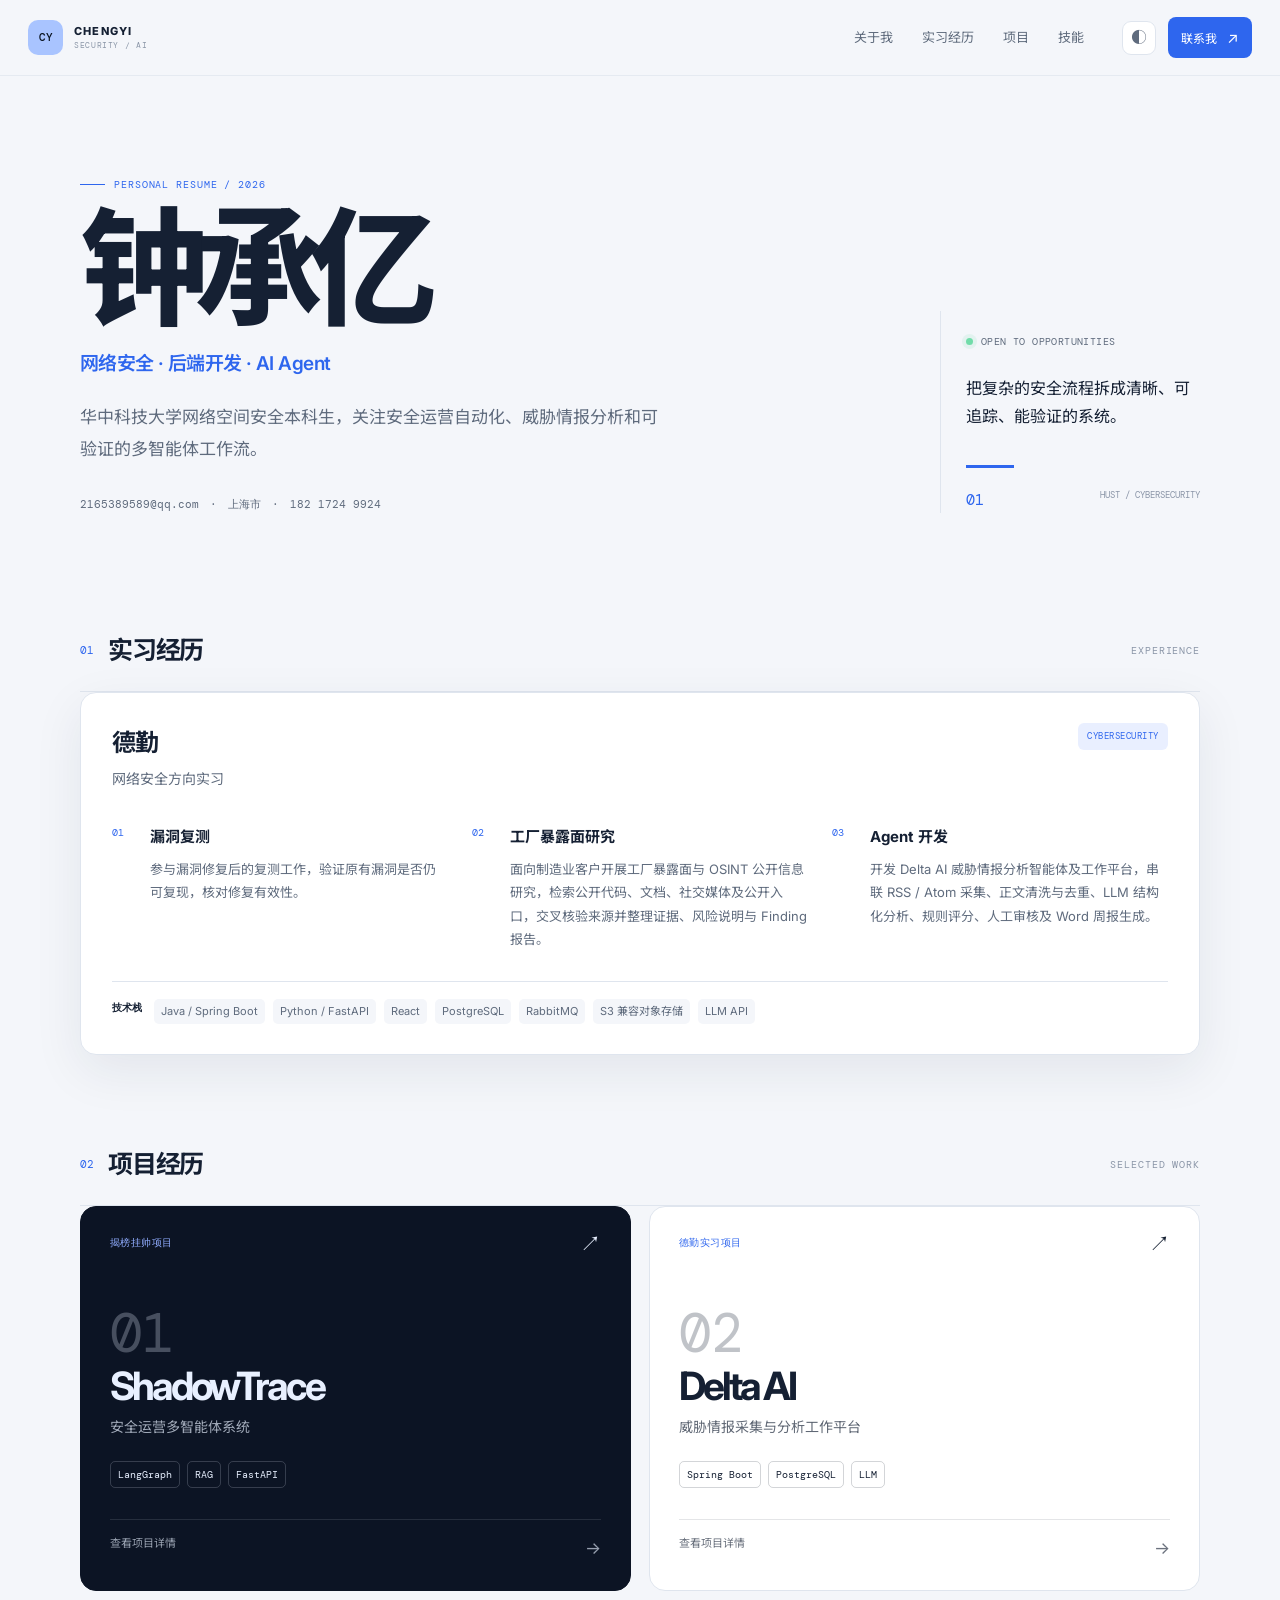
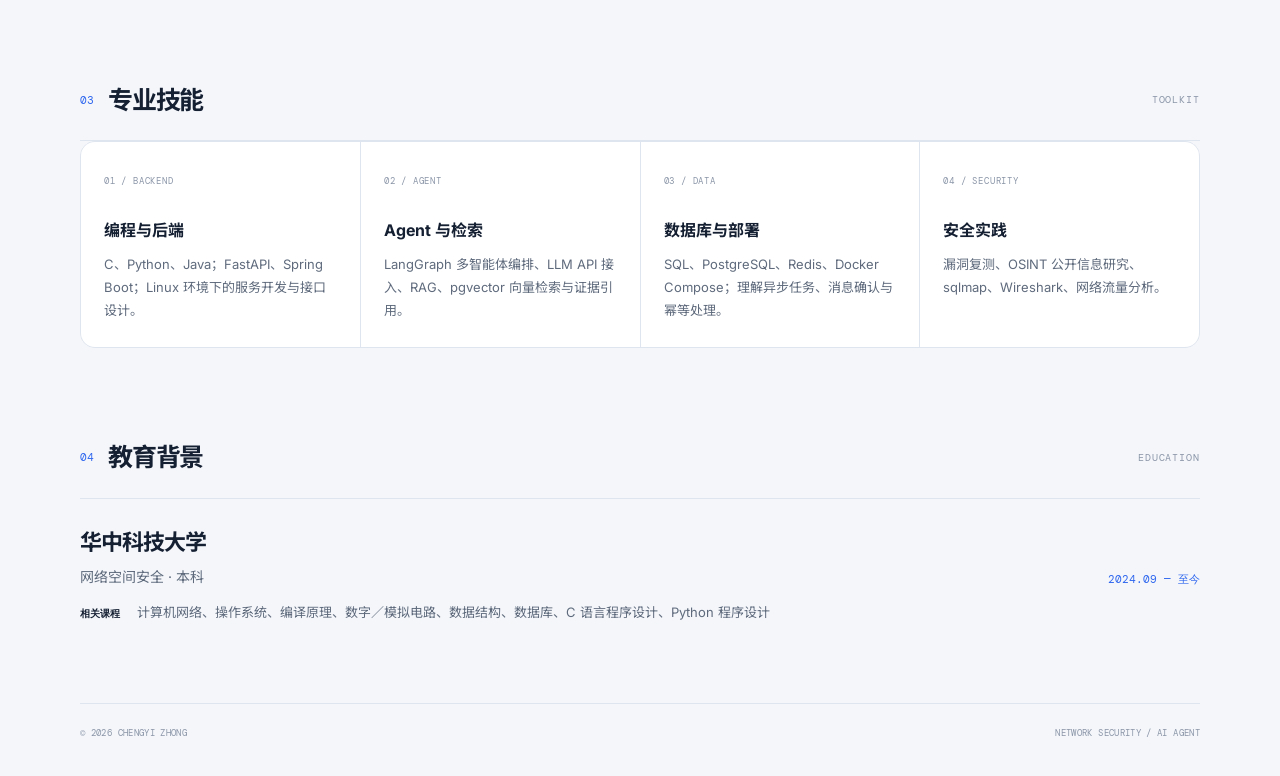
<file: index.html>
<!doctype html>
<html lang="zh-CN" data-theme="light">
  <head>
    <meta charset="utf-8">
    <meta name="viewport" content="width=device-width, initial-scale=1">
    <meta name="description" content="钟承亿个人简历：网络空间安全、后端开发与 AI Agent。">
    <meta name="theme-color" content="#0c1424">
    <title>钟承亿 · 网络安全与 AI Agent</title>
    <link rel="icon" type="image/svg+xml" href="favicon.svg">
    <link rel="stylesheet" href="styles.css">
    <script src="script.js" defer></script>
  </head>
  <body>
    <header class="site-header">
      <a class="brand" href="index.html" aria-label="返回个人简历首页"><span class="brand-mark">CY</span><span class="brand-name">CHENGYI<br><small>SECURITY / AI</small></span></a>
      <nav class="main-nav" aria-label="页面导航"><a href="#about">关于我</a><a href="#experience">实习经历</a><a href="#projects">项目</a><a href="#skills">技能</a></nav>
      <div class="header-actions"><button class="theme-button" id="themeToggle" type="button" aria-label="切换深浅色主题">◐</button><a class="contact-button" href="mailto:2165389589@qq.com">联系我 <span>↗</span></a></div>
      <button class="mobile-menu" id="mobileMenu" type="button" aria-label="打开导航" aria-expanded="false">☰</button>
    </header>

    <main>
      <section class="hero wrap" id="about">
        <div class="hero-copy">
          <p class="eyebrow"><span></span> PERSONAL RESUME / 2026</p>
          <h1>钟承亿</h1>
          <p class="hero-title">网络安全 · 后端开发 · AI Agent</p>
          <p class="hero-summary">华中科技大学网络空间安全本科生，关注安全运营自动化、威胁情报分析和可验证的多智能体工作流。</p>
          <div class="hero-links"><a href="mailto:2165389589@qq.com">2165389589@qq.com</a><span>·</span><span>上海市</span><span>·</span><a href="tel:18217249924">182 1724 9924</a></div>
        </div>
        <div class="hero-aside"><div class="availability"><span></span> OPEN TO OPPORTUNITIES</div><p>把复杂的安全流程拆成清晰、可追踪、能验证的系统。</p><div class="hero-rule"></div><div class="hero-meta"><span>01</span><span>HUST / CYBERSECURITY</span></div></div>
      </section>

      <section class="wrap section" id="experience">
        <div class="section-heading"><div><span class="section-number">01</span><h2>实习经历</h2></div><span class="section-caption">EXPERIENCE</span></div>
        <article class="experience-card">
          <div class="experience-top"><div><h3>德勤</h3><p>网络安全方向实习</p></div><span class="experience-tag">CYBERSECURITY</span></div>
          <div class="experience-grid">
            <div class="experience-item"><span class="item-index">01</span><div><h4>漏洞复测</h4><p>参与漏洞修复后的复测工作，验证原有漏洞是否仍可复现，核对修复有效性。</p></div></div>
            <div class="experience-item"><span class="item-index">02</span><div><h4>工厂暴露面研究</h4><p>面向制造业客户开展工厂暴露面与 OSINT 公开信息研究，检索公开代码、文档、社交媒体及公开入口，交叉核验来源并整理证据、风险说明与 Finding 报告。</p></div></div>
            <div class="experience-item"><span class="item-index">03</span><div><h4>Agent 开发</h4><p>开发 Delta AI 威胁情报分析智能体及工作平台，串联 RSS / Atom 采集、正文清洗与去重、LLM 结构化分析、规则评分、人工审核及 Word 周报生成。</p></div></div>
          </div>
          <div class="stack-line"><strong>技术栈</strong><span>Java / Spring Boot</span><span>Python / FastAPI</span><span>React</span><span>PostgreSQL</span><span>RabbitMQ</span><span>S3 兼容对象存储</span><span>LLM API</span></div>
        </article>
      </section>

      <section class="wrap section" id="projects">
        <div class="section-heading"><div><span class="section-number">02</span><h2>项目经历</h2></div><span class="section-caption">SELECTED WORK</span></div>
        <div class="project-grid">
          <a class="project-card project-card-dark" href="project.html#shadowtrace"><div class="project-card-top"><span class="project-type">揭榜挂帅项目</span><span class="project-arrow">↗</span></div><div class="project-index">01</div><h3>ShadowTrace</h3><p>安全运营多智能体系统</p><div class="project-tags"><span>LangGraph</span><span>RAG</span><span>FastAPI</span></div><div class="project-card-footer">查看项目详情 <span>→</span></div></a>
          <a class="project-card project-card-light" href="project.html#delta-ai"><div class="project-card-top"><span class="project-type">德勤实习项目</span><span class="project-arrow">↗</span></div><div class="project-index">02</div><h3>Delta AI</h3><p>威胁情报采集与分析工作平台</p><div class="project-tags"><span>Spring Boot</span><span>PostgreSQL</span><span>LLM</span></div><div class="project-card-footer">查看项目详情 <span>→</span></div></a>
        </div>
      </section>

      <section class="wrap section" id="skills">
        <div class="section-heading"><div><span class="section-number">03</span><h2>专业技能</h2></div><span class="section-caption">TOOLKIT</span></div>
        <div class="skills-grid">
          <div class="skill-block"><span class="skill-label">01 / BACKEND</span><h3>编程与后端</h3><p>C、Python、Java；FastAPI、Spring Boot；Linux 环境下的服务开发与接口设计。</p></div>
          <div class="skill-block"><span class="skill-label">02 / AGENT</span><h3>Agent 与检索</h3><p>LangGraph 多智能体编排、LLM API 接入、RAG、pgvector 向量检索与证据引用。</p></div>
          <div class="skill-block"><span class="skill-label">03 / DATA</span><h3>数据库与部署</h3><p>SQL、PostgreSQL、Redis、Docker Compose；理解异步任务、消息确认与幂等处理。</p></div>
          <div class="skill-block"><span class="skill-label">04 / SECURITY</span><h3>安全实践</h3><p>漏洞复测、OSINT 公开信息研究、sqlmap、Wireshark、网络流量分析。</p></div>
        </div>
      </section>

      <section class="wrap section education-section">
        <div class="section-heading"><div><span class="section-number">04</span><h2>教育背景</h2></div><span class="section-caption">EDUCATION</span></div>
        <div class="education-row"><div><h3>华中科技大学</h3><p>网络空间安全 · 本科</p></div><span class="education-date">2024.09 — 至今</span></div>
        <p class="courses"><strong>相关课程</strong> 计算机网络、操作系统、编译原理、数字／模拟电路、数据结构、数据库、C 语言程序设计、Python 程序设计</p>
      </section>
    </main>

    <footer class="site-footer wrap"><span>© 2026 CHENGYI ZHONG</span><span>NETWORK SECURITY / AI AGENT</span></footer>
  </body>
</html>
</file>
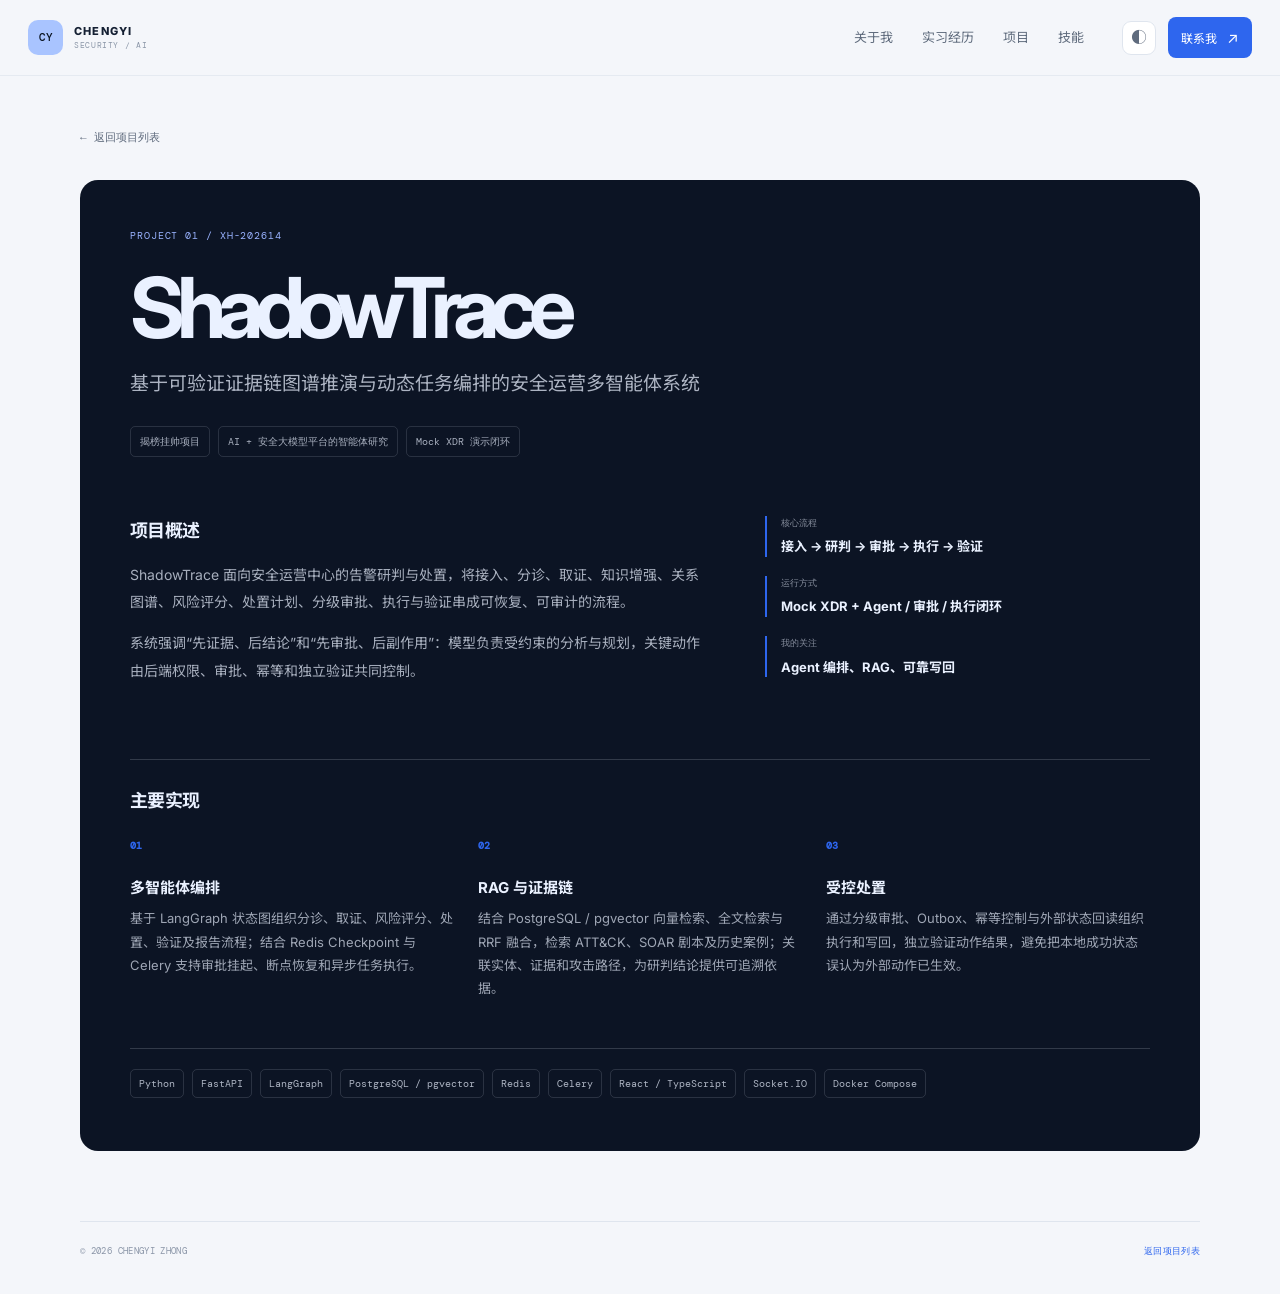
<file: project.html>
<!doctype html>
<html lang="zh-CN" data-theme="light">
  <head>
    <meta charset="utf-8">
    <meta name="viewport" content="width=device-width, initial-scale=1">
    <meta name="description" content="钟承亿项目详情：ShadowTrace 与 Delta AI。">
    <meta name="theme-color" content="#0c1424">
    <title>项目详情 · 钟承亿</title>
    <link rel="icon" type="image/svg+xml" href="favicon.svg">
    <link rel="stylesheet" href="styles.css">
    <script src="script.js" defer></script>
  </head>
  <body class="project-page">
    <header class="site-header">
      <a class="brand" href="index.html" aria-label="返回个人简历首页"><span class="brand-mark">CY</span><span class="brand-name">CHENGYI<br><small>SECURITY / AI</small></span></a>
      <nav class="main-nav" aria-label="页面导航"><a href="index.html#about">关于我</a><a href="index.html#experience">实习经历</a><a href="index.html#projects">项目</a><a href="index.html#skills">技能</a></nav>
      <div class="header-actions"><button class="theme-button" id="themeToggle" type="button" aria-label="切换深浅色主题">◐</button><a class="contact-button" href="mailto:2165389589@qq.com">联系我 <span>↗</span></a></div>
      <button class="mobile-menu" id="mobileMenu" type="button" aria-label="打开导航" aria-expanded="false">☰</button>
    </header>
    <main class="project-main wrap">
      <a class="back-link" href="index.html#projects">← 返回项目列表</a>
      <div id="shadowtrace" class="detail-project detail-dark">
        <div class="detail-kicker">PROJECT 01 / XH-202614</div><h1>ShadowTrace</h1><p class="detail-subtitle">基于可验证证据链图谱推演与动态任务编排的安全运营多智能体系统</p><div class="detail-meta"><span>揭榜挂帅项目</span><span>AI + 安全大模型平台的智能体研究</span><span>Mock XDR 演示闭环</span></div>
        <div class="detail-layout"><div class="detail-story"><h2>项目概述</h2><p>ShadowTrace 面向安全运营中心的告警研判与处置，将接入、分诊、取证、知识增强、关系图谱、风险评分、处置计划、分级审批、执行与验证串成可恢复、可审计的流程。</p><p>系统强调“先证据、后结论”和“先审批、后副作用”：模型负责受约束的分析与规划，关键动作由后端权限、审批、幂等和独立验证共同控制。</p></div><div class="detail-facts"><div><span>核心流程</span><strong>接入 → 研判 → 审批 → 执行 → 验证</strong></div><div><span>运行方式</span><strong>Mock XDR + Agent / 审批 / 执行闭环</strong></div><div><span>我的关注</span><strong>Agent 编排、RAG、可靠写回</strong></div></div></div>
        <div class="detail-section"><h2>主要实现</h2><div class="detail-list"><div><b>01</b><h3>多智能体编排</h3><p>基于 LangGraph 状态图组织分诊、取证、风险评分、处置、验证及报告流程；结合 Redis Checkpoint 与 Celery 支持审批挂起、断点恢复和异步任务执行。</p></div><div><b>02</b><h3>RAG 与证据链</h3><p>结合 PostgreSQL / pgvector 向量检索、全文检索与 RRF 融合，检索 ATT&CK、SOAR 剧本及历史案例；关联实体、证据和攻击路径，为研判结论提供可追溯依据。</p></div><div><b>03</b><h3>受控处置</h3><p>通过分级审批、Outbox、幂等控制与外部状态回读组织执行和写回，独立验证动作结果，避免把本地成功状态误认为外部动作已生效。</p></div></div></div>
        <div class="detail-stack"><span>Python</span><span>FastAPI</span><span>LangGraph</span><span>PostgreSQL / pgvector</span><span>Redis</span><span>Celery</span><span>React / TypeScript</span><span>Socket.IO</span><span>Docker Compose</span></div>
      </div>
      <div id="delta-ai" class="detail-project detail-light">
        <div class="detail-kicker">PROJECT 02 / DELOITTE INTERNSHIP</div><h1>Delta AI</h1><p class="detail-subtitle">威胁情报采集与分析工作平台</p><div class="detail-meta"><span>德勤实习项目</span><span>可追溯情报分析</span><span>LLM + 规则评分</span></div>
        <div class="detail-layout"><div class="detail-story"><h2>项目概述</h2><p>Delta AI 将威胁情报从来源采集、内容清洗、精确去重推进到结构化分析、确定性评分、人工审核和 Word 周报生成，重点解决来源不可追溯、模型结果难复核和任务执行不稳定的问题。</p><p>平台保留原始证据、分析版本、评分版本和审核快照，使每条输出都能回到来源、版本和人工决定。</p></div><div class="detail-facts"><div><span>核心流程</span><strong>采集 → 清洗 → 分析 → 审核 → 报告</strong></div><div><span>数据链路</span><strong>RSS / Atom → Worker → PostgreSQL / Object Storage</strong></div><div><span>我的关注</span><strong>Agent 分析、Schema 校验、结果追溯</strong></div></div></div>
        <div class="detail-section"><h2>主要实现</h2><div class="detail-list"><div><b>01</b><h3>采集与标准化</h3><p>支持 RSS / Atom 采集、文章获取、HTML 清洗、标题与 URL 标准化、内容指纹和精确去重；保留来源关联和原始对象引用。</p></div><div><b>02</b><h3>结构化 AI 分析</h3><p>通过 OpenAI-compatible Provider 生成技术摘要、管理层摘要、分类、实体、建议动作和证据引用，并使用 Schema 校验和证据引用约束输出。</p></div><div><b>03</b><h3>评分与审核报告</h3><p>使用版本化规则进行质量、风险和置信度评分；人工编辑与批准保留历史版本，最终从批准快照生成不可变 Word 周报。</p></div></div></div>
        <div class="detail-stack"><span>Java / Spring Boot</span><span>Python / FastAPI</span><span>React</span><span>PostgreSQL</span><span>RabbitMQ</span><span>S3 兼容对象存储</span><span>LLM API</span></div>
      </div>
    </main>
    <footer class="site-footer wrap"><span>© 2026 CHENGYI ZHONG</span><span><a href="index.html#projects">返回项目列表</a></span></footer>
  </body>
</html>
</file>
<file: styles.css>
@import url('https://fonts.googleapis.com/css2?family=DM+Mono:wght@400;500&family=Inter:wght@400;500;600;700;800&family=Noto+Sans+SC:wght@400;500;600;700;800&display=swap');
:root{--ink:#152033;--soft:#5f6b7d;--faint:#8b96a8;--paper:#f4f6fa;--surface:#fff;--line:#dfe5ee;--navy:#0c1424;--navy2:#16233a;--blue:#2e66ee;--blue-soft:#e9efff;--orange:#fa8a4c;--shadow:0 16px 50px rgba(28,43,70,.08)}
[data-theme="dark"]{--ink:#f1f5ff;--soft:#adbad0;--faint:#72819b;--paper:#0d1524;--surface:#142035;--line:#293a53;--navy:#080e19;--navy2:#1b2b47;--blue:#8fb0ff;--blue-soft:#1c305a;--orange:#ffb187;--shadow:0 18px 50px rgba(0,0,0,.2)}
*{box-sizing:border-box}html{scroll-behavior:smooth}body{margin:0;color:var(--ink);background:var(--paper);font-family:Inter,"Noto Sans SC",-apple-system,BlinkMacSystemFont,"Segoe UI",sans-serif;font-size:16px;line-height:1.7;transition:background .2s,color .2s}a{color:inherit}button{font:inherit;cursor:pointer}.wrap{width:min(1120px,calc(100% - 72px));margin:0 auto}
.site-header{position:sticky;top:0;z-index:10;display:flex;align-items:center;justify-content:space-between;height:76px;padding:0 max(28px,calc((100vw - 1240px)/2));background:color-mix(in srgb,var(--paper) 88%,transparent);border-bottom:1px solid color-mix(in srgb,var(--line) 70%,transparent);backdrop-filter:blur(16px)}.brand{display:flex;align-items:center;gap:11px;color:var(--ink);text-decoration:none}.brand-mark{display:grid;width:35px;height:35px;place-items:center;color:#08121f;font-family:"DM Mono",monospace;font-size:11px;font-weight:500;background:#a9c4ff;border-radius:10px}.brand-name{font-size:11px;font-weight:800;letter-spacing:.11em;line-height:1.15}.brand-name small{color:var(--faint);font-family:"DM Mono",monospace;font-size:8px;font-weight:400;letter-spacing:.08em}.main-nav{display:flex;gap:29px;margin-left:auto;margin-right:38px}.main-nav a{color:var(--soft);font-size:13px;text-decoration:none}.main-nav a:hover{color:var(--blue)}.header-actions{display:flex;align-items:center;gap:12px}.theme-button{display:grid;width:34px;height:34px;place-items:center;color:var(--soft);background:var(--surface);border:1px solid var(--line);border-radius:9px}.theme-button:hover{color:var(--blue);border-color:var(--blue)}.contact-button{padding:8px 13px;color:#fff;background:var(--blue);border-radius:8px;font-size:12px;text-decoration:none}.contact-button span{margin-left:7px;font-size:15px}.mobile-menu{display:none;color:var(--ink);background:transparent;border:0;font-size:21px}
.hero{display:flex;align-items:flex-end;justify-content:space-between;gap:54px;min-height:505px;padding-top:90px;padding-bottom:72px}.hero-copy{max-width:720px}.eyebrow,.section-caption,.skill-label,.detail-kicker{color:var(--blue);font-family:"DM Mono",monospace;font-size:10px;letter-spacing:.09em;text-transform:uppercase}.eyebrow{display:flex;align-items:center;gap:9px}.eyebrow span{display:block;width:25px;height:1px;background:var(--blue)}.hero h1{margin:17px 0 0;font-size:clamp(65px,10vw,130px);font-weight:800;letter-spacing:-.1em;line-height:.92}.hero-title{margin:20px 0 0;color:var(--blue);font-size:19px;font-weight:600;letter-spacing:-.03em}.hero-summary{max-width:590px;margin:21px 0 0;color:var(--soft);font-size:17px;line-height:1.9}.hero-links{display:flex;flex-wrap:wrap;gap:11px;margin-top:29px;color:var(--soft);font-family:"DM Mono",monospace;font-size:11px}.hero-links a{text-decoration:none}.hero-links a:hover{color:var(--blue)}.hero-aside{width:260px;padding:22px 0 0 25px;border-left:1px solid var(--line)}.availability{display:flex;align-items:center;gap:8px;color:var(--soft);font-family:"DM Mono",monospace;font-size:10px;letter-spacing:.04em}.availability span{width:7px;height:7px;background:#71dca9;border-radius:50%;box-shadow:0 0 0 4px rgba(113,220,169,.14)}.hero-aside p{margin:25px 0 35px;color:var(--ink);font-size:16px;line-height:1.7}.hero-rule{width:48px;height:3px;background:var(--blue)}.hero-meta{display:flex;justify-content:space-between;margin-top:20px;color:var(--faint);font-family:"DM Mono",monospace;font-size:9px}.hero-meta span:first-child{color:var(--blue);font-size:15px}
.section{padding:44px 0}.section-heading{display:flex;align-items:center;justify-content:space-between;padding-bottom:19px;border-bottom:1px solid var(--line)}.section-heading>div{display:flex;align-items:center;gap:14px}.section-number{color:var(--blue);font-family:"DM Mono",monospace;font-size:11px}.section-heading h2{margin:0;font-size:25px;letter-spacing:-.05em}.section-caption{color:var(--faint)}.experience-card{padding:30px 31px;background:var(--surface);border:1px solid var(--line);border-radius:16px;box-shadow:var(--shadow)}.experience-top{display:flex;align-items:flex-start;justify-content:space-between}.experience-top h3{margin:0;font-size:24px;letter-spacing:-.05em}.experience-top p{margin:3px 0 0;color:var(--soft);font-size:14px}.experience-tag{padding:6px 9px;color:var(--blue);font-family:"DM Mono",monospace;font-size:9px;letter-spacing:.06em;background:var(--blue-soft);border-radius:6px}.experience-grid{display:grid;grid-template-columns:repeat(3,1fr);gap:24px;margin-top:34px}.experience-item{display:grid;grid-template-columns:28px 1fr;gap:10px}.item-index{color:var(--blue);font-family:"DM Mono",monospace;font-size:10px}.experience-item h4{margin:0;font-size:15px}.experience-item p{margin:8px 0 0;color:var(--soft);font-size:13px;line-height:1.8}.stack-line{display:flex;flex-wrap:wrap;gap:8px;margin-top:30px;padding-top:17px;color:var(--soft);border-top:1px solid var(--line);font-size:11px}.stack-line strong{margin-right:4px;color:var(--ink);font-family:"DM Mono",monospace;font-size:10px;text-transform:uppercase}.stack-line span{padding:3px 7px;background:var(--paper);border-radius:5px}
.project-grid{display:grid;grid-template-columns:repeat(2,1fr);gap:18px}.project-card{position:relative;display:flex;min-height:385px;flex-direction:column;padding:27px 29px;border:1px solid var(--line);border-radius:16px;text-decoration:none;overflow:hidden;transition:transform .2s,box-shadow .2s}.project-card:hover{transform:translateY(-4px);box-shadow:var(--shadow)}.project-card-dark{color:#e8f0ff;background:var(--navy);border-color:var(--navy)}.project-card-light{color:var(--ink);background:var(--surface)}.project-card-top{display:flex;justify-content:space-between;font-family:"DM Mono",monospace;font-size:10px;letter-spacing:.04em}.project-card-dark .project-type{color:#91adff}.project-card-light .project-type{color:var(--blue)}.project-arrow{font-size:21px;line-height:1}.project-index{margin-top:auto;color:color-mix(in srgb,currentColor 27%,transparent);font-family:"DM Mono",monospace;font-size:54px;line-height:1}.project-card h3{margin:5px 0 0;font-size:39px;letter-spacing:-.08em;line-height:1}.project-card>p{margin:10px 0 0;color:color-mix(in srgb,currentColor 68%,transparent);font-size:14px}.project-tags{display:flex;flex-wrap:wrap;gap:7px;margin-top:22px}.project-tags span{padding:4px 7px;color:inherit;font-family:"DM Mono",monospace;font-size:10px;border:1px solid color-mix(in srgb,currentColor 19%,transparent);border-radius:5px}.project-card-footer{display:flex;justify-content:space-between;margin-top:31px;padding-top:14px;color:color-mix(in srgb,currentColor 63%,transparent);border-top:1px solid color-mix(in srgb,currentColor 18%,transparent);font-size:11px}.project-card-footer span{font-size:17px}
.skills-grid{display:grid;grid-template-columns:repeat(4,1fr);gap:1px;overflow:hidden;background:var(--line);border:1px solid var(--line);border-radius:15px}.skill-block{min-height:205px;padding:23px;background:var(--surface)}.skill-label{color:var(--faint);font-size:9px}.skill-block h3{margin:25px 0 8px;font-size:16px}.skill-block p{margin:0;color:var(--soft);font-size:13px;line-height:1.8}.education-section{padding-bottom:80px}.education-row{display:flex;align-items:end;justify-content:space-between;padding:25px 0 12px}.education-row h3{margin:0;font-size:22px;letter-spacing:-.05em}.education-row p{margin:4px 0 0;color:var(--soft);font-size:14px}.education-date{color:var(--blue);font-family:"DM Mono",monospace;font-size:11px}.courses{margin:0;color:var(--soft);font-size:13px}.courses strong{margin-right:13px;color:var(--ink);font-family:"DM Mono",monospace;font-size:10px}.site-footer{display:flex;justify-content:space-between;padding:22px 0 35px;color:var(--faint);border-top:1px solid var(--line);font-family:"DM Mono",monospace;font-size:9px;letter-spacing:.04em}.site-footer a{color:var(--blue);text-decoration:none}
.project-main{padding-top:46px;padding-bottom:70px}.back-link{display:inline-flex;margin-bottom:33px;color:var(--soft);font-family:"DM Mono",monospace;font-size:11px;text-decoration:none}.back-link:hover{color:var(--blue)}.detail-project:not(:target){display:none}.detail-project{padding:47px 50px 53px;border-radius:18px}.detail-dark{color:#eaf1ff;background:var(--navy)}.detail-light{color:var(--ink);background:var(--surface);border:1px solid var(--line);box-shadow:var(--shadow)}.detail-kicker{color:var(--blue)}.detail-dark .detail-kicker{color:#9ab3ff}.detail-project h1{margin:22px 0 0;font-size:clamp(45px,8vw,84px);letter-spacing:-.1em;line-height:1}.detail-subtitle{max-width:730px;margin:19px 0 0;color:color-mix(in srgb,currentColor 72%,transparent);font-size:19px;line-height:1.6}.detail-meta{display:flex;flex-wrap:wrap;gap:8px;margin-top:27px}.detail-meta span{padding:6px 9px;color:color-mix(in srgb,currentColor 70%,transparent);font-family:"DM Mono",monospace;font-size:10px;border:1px solid color-mix(in srgb,currentColor 19%,transparent);border-radius:5px}.detail-layout{display:grid;grid-template-columns:1.35fr .9fr;gap:58px;margin-top:59px}.detail-project h2{margin:0 0 14px;font-size:18px;letter-spacing:-.04em}.detail-story p{margin:0 0 14px;color:color-mix(in srgb,currentColor 70%,transparent);font-size:14px;line-height:1.95}.detail-facts{display:flex;flex-direction:column;gap:19px}.detail-facts div{padding-left:14px;border-left:2px solid var(--blue)}.detail-facts span{display:block;color:color-mix(in srgb,currentColor 55%,transparent);font-family:"DM Mono",monospace;font-size:9px;text-transform:uppercase}.detail-facts strong{display:block;margin-top:5px;font-size:13px;line-height:1.6}.detail-section{margin-top:61px;padding-top:26px;border-top:1px solid color-mix(in srgb,currentColor 17%,transparent)}.detail-list{display:grid;grid-template-columns:repeat(3,1fr);gap:24px}.detail-list b{color:var(--blue);font-family:"DM Mono",monospace;font-size:10px}.detail-list h3{margin:17px 0 7px;font-size:15px}.detail-list p{margin:0;color:color-mix(in srgb,currentColor 66%,transparent);font-size:13px;line-height:1.8}.detail-stack{display:flex;flex-wrap:wrap;gap:8px;margin-top:47px;padding-top:20px;border-top:1px solid color-mix(in srgb,currentColor 17%,transparent)}.detail-stack span{padding:5px 8px;color:color-mix(in srgb,currentColor 73%,transparent);font-family:"DM Mono",monospace;font-size:10px;border:1px solid color-mix(in srgb,currentColor 19%,transparent);border-radius:5px}
@media(max-width:850px){.main-nav{gap:15px;margin-right:20px}.hero{min-height:0;padding-top:70px}.hero-aside{width:230px}.experience-grid{grid-template-columns:1fr}.skills-grid{grid-template-columns:repeat(2,1fr)}.detail-layout{grid-template-columns:1fr;gap:32px}.detail-list{grid-template-columns:1fr 1fr}}
@media(max-width:650px){.wrap{width:calc(100% - 36px)}.site-header{height:64px;padding:0 18px}.main-nav,.header-actions{display:none}.mobile-menu{display:block}.main-nav.mobile-open{position:absolute;top:64px;right:18px;display:flex;flex-direction:column;gap:0;min-width:150px;margin:0;padding:8px;background:var(--surface);border:1px solid var(--line);border-radius:10px;box-shadow:var(--shadow)}.main-nav.mobile-open a{padding:8px 10px}.hero{display:block;padding-top:55px;padding-bottom:47px}.hero h1{font-size:74px}.hero-summary{font-size:15px}.hero-aside{width:auto;margin-top:49px;padding:19px 0 0;border-top:1px solid var(--line);border-left:0}.section{padding:31px 0}.section-heading h2{font-size:22px}.section-caption{font-size:9px}.experience-card{padding:23px 19px}.experience-top{display:block}.experience-tag{display:inline-block;margin-top:13px}.project-grid{grid-template-columns:1fr}.project-card{min-height:330px;padding:23px}.skills-grid{grid-template-columns:1fr}.skill-block{min-height:170px}.education-row{display:block}.education-date{display:block;margin-top:15px}.site-footer{display:block;padding-bottom:28px}.site-footer span{display:block;margin-top:6px}.project-main{padding-top:30px}.detail-project{padding:29px 21px 34px}.detail-project h1{font-size:56px}.detail-subtitle{font-size:16px}.detail-layout{margin-top:38px}.detail-section{margin-top:40px}.detail-list{grid-template-columns:1fr}.detail-stack{margin-top:34px}}
</file>
